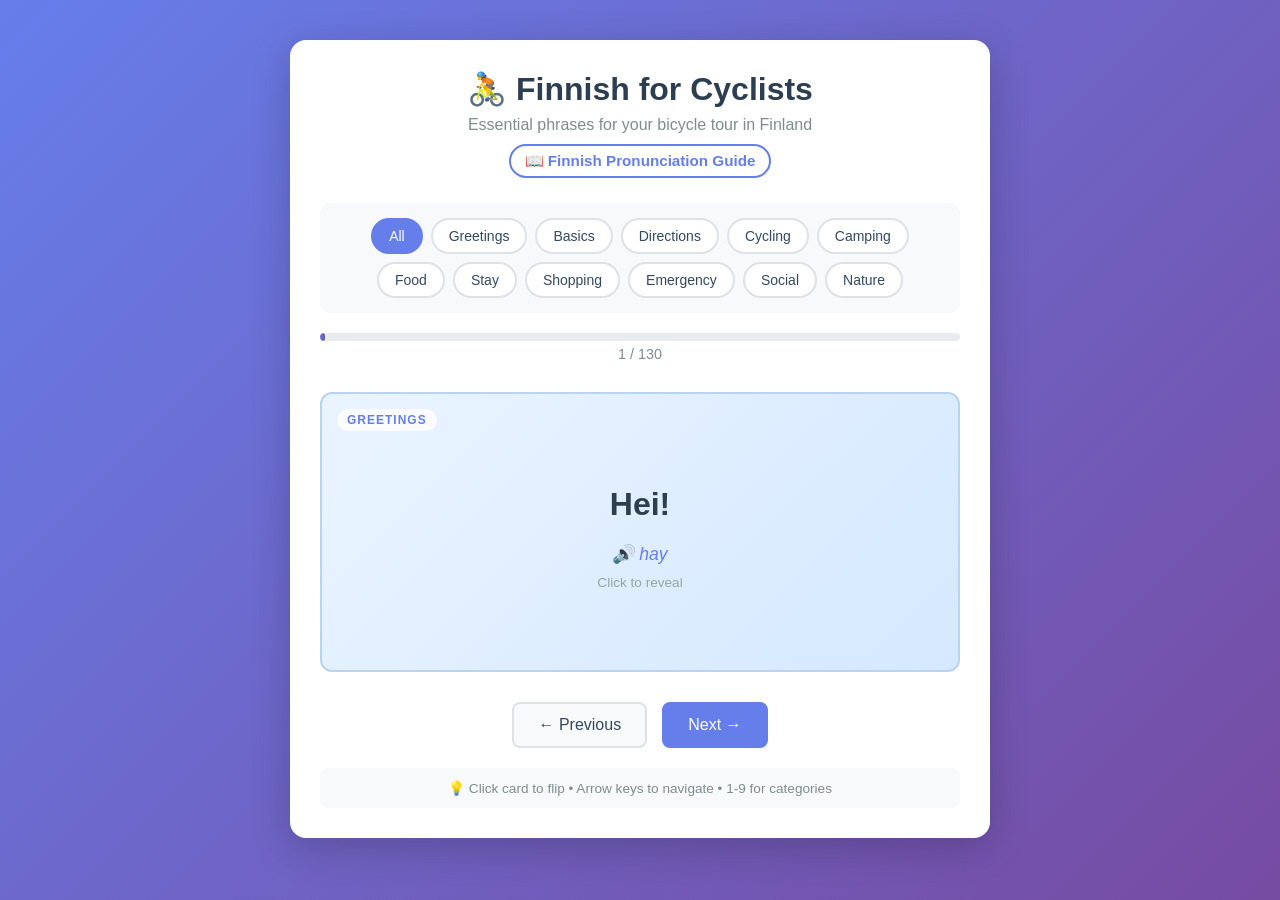
<file: index.html>
<!DOCTYPE html>
<html lang="fi">
<head>
    <meta charset="UTF-8">
    <meta name="viewport" content="width=device-width, initial-scale=1.0">
    <title>Finnish Learning App - Bicycle Touring</title>
    <link rel="stylesheet" href="style.css">
</head>
<body>
    <div class="container">
        <header>
            <h1>🚴 Finnish for Cyclists</h1>
            <p class="subtitle">Essential phrases for your bicycle tour in Finland</p>
            <a href="pronunciation.html" class="pronunciation-link">📖 Finnish Pronunciation Guide</a>
        </header>

        <nav class="category-nav">
            <button class="category-btn active" data-category="all">All</button>
            <button class="category-btn" data-category="greetings">Greetings</button>
            <button class="category-btn" data-category="basics">Basics</button>
            <button class="category-btn" data-category="directions">Directions</button>
            <button class="category-btn" data-category="cycling">Cycling</button>
            <button class="category-btn" data-category="camping">Camping</button>
            <button class="category-btn" data-category="food">Food</button>
            <button class="category-btn" data-category="accommodation">Stay</button>
            <button class="category-btn" data-category="shopping">Shopping</button>
            <button class="category-btn" data-category="emergencies">Emergency</button>
            <button class="category-btn" data-category="social">Social</button>
            <button class="category-btn" data-category="nature">Nature</button>
        </nav>

        <div class="progress-bar">
            <div class="progress-fill" id="progress-fill"></div>
        </div>
        <p class="counter" id="counter">1 / 120</p>

        <div id="flashcard-container">
            <div class="flashcard">
                <div class="flashcard-inner">
                    <div class="flashcard-front">
                        <span class="category-label" id="category-label"></span>
                        <h2 id="finnish-phrase">Loading...</h2>
                        <p class="pronunciation" id="pronunciation"></p>
                        <p class="hint">Click to reveal</p>
                    </div>
                    <div class="flashcard-back">
                        <p id="english-translation">Click to reveal!</p>
                    </div>
                </div>
            </div>
        </div>

        <div class="controls">
            <button id="prev-btn" class="control-btn">← Previous</button>
            <button id="next-btn" class="control-btn primary">Next →</button>
        </div>

        <div class="keyboard-hint">
            <p>💡 Click card to flip • Arrow keys to navigate • 1-9 for categories</p>
        </div>
    </div>

    <script src="data.js"></script>
    <script src="script.js"></script>
</body>
</html>
</file>
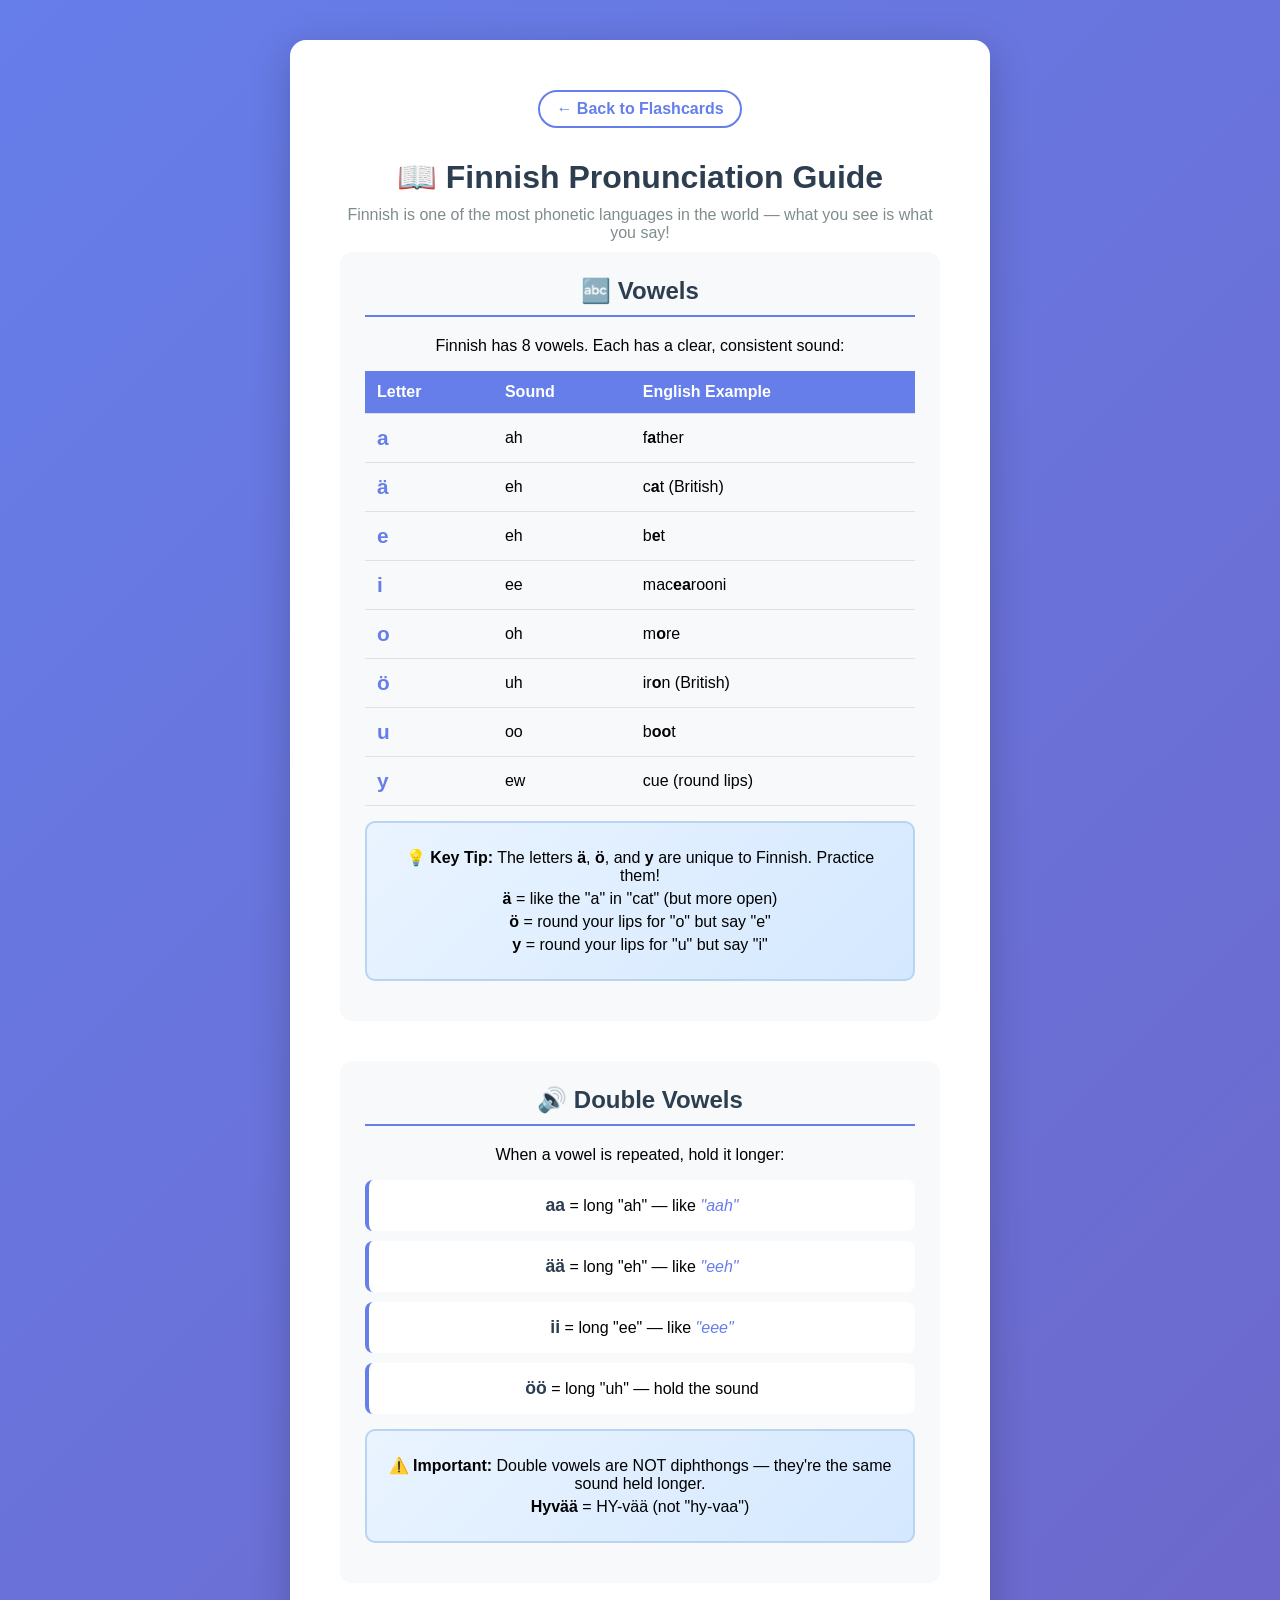
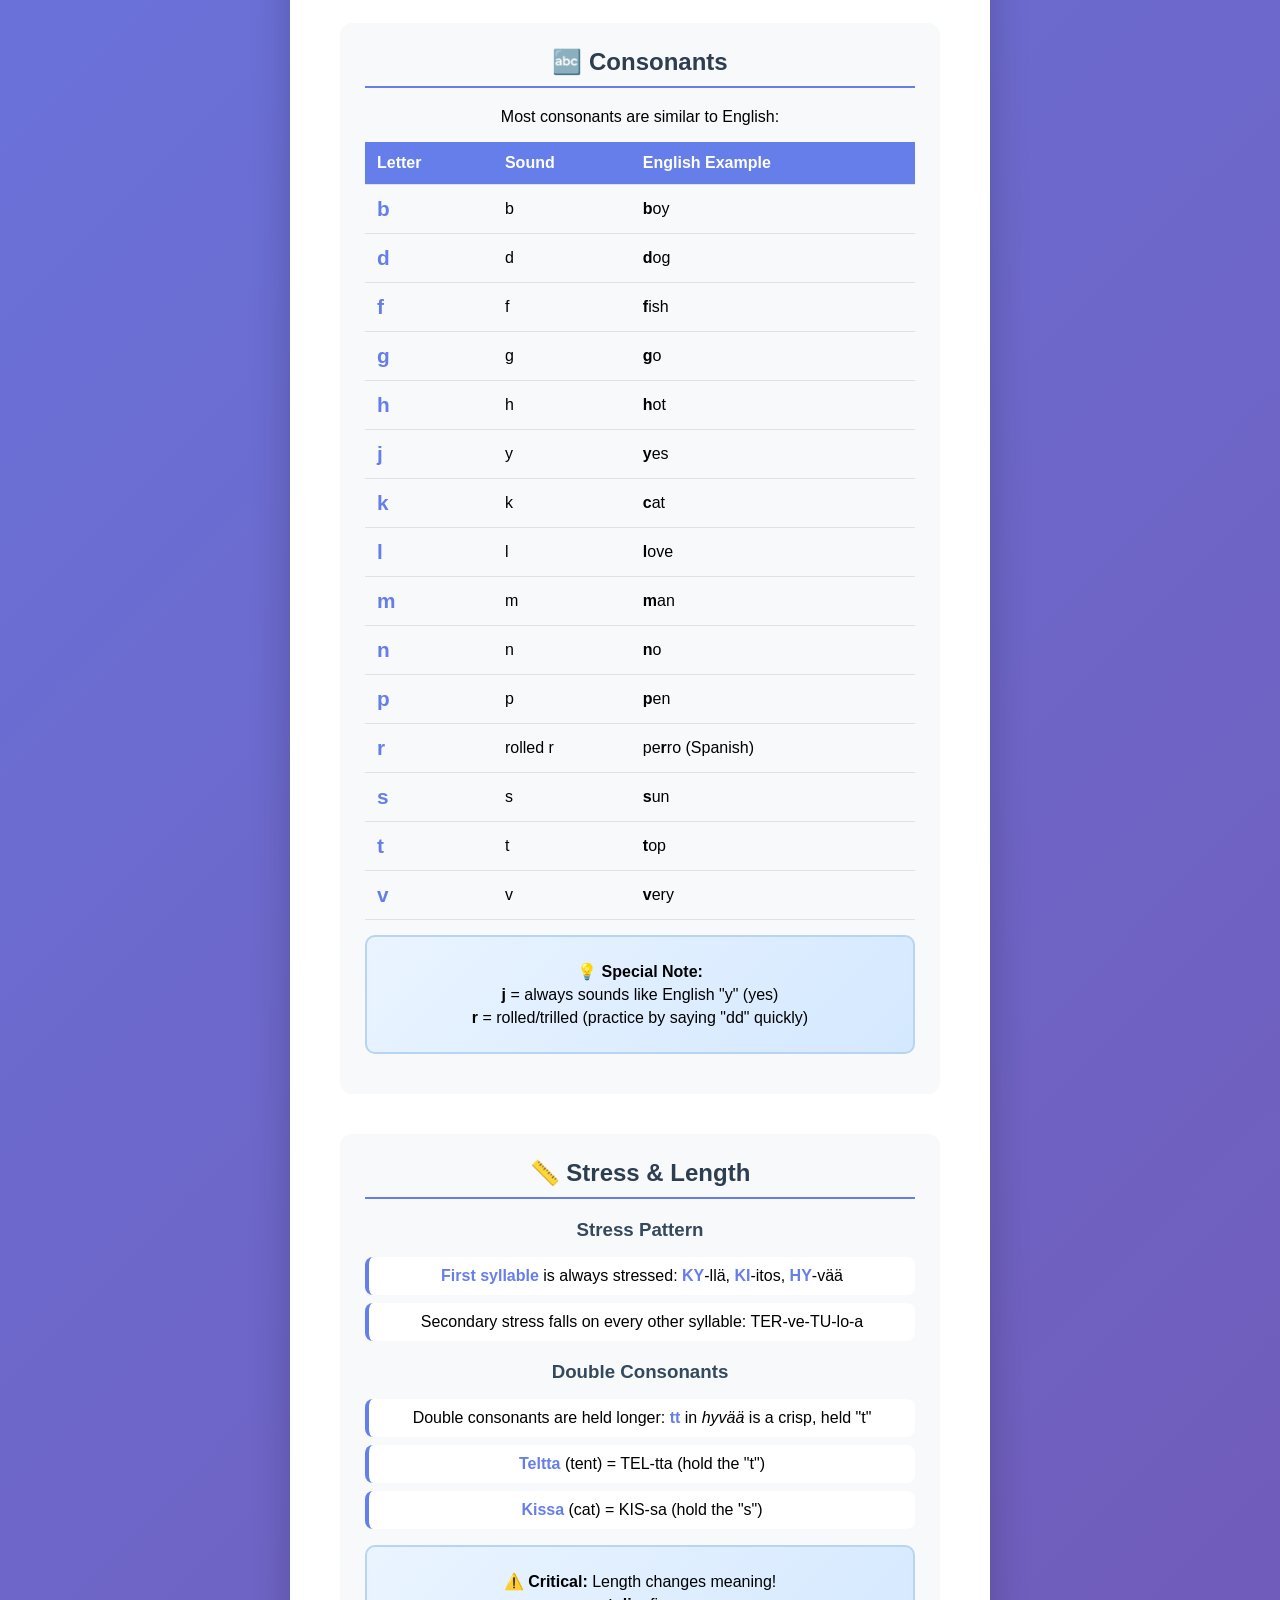
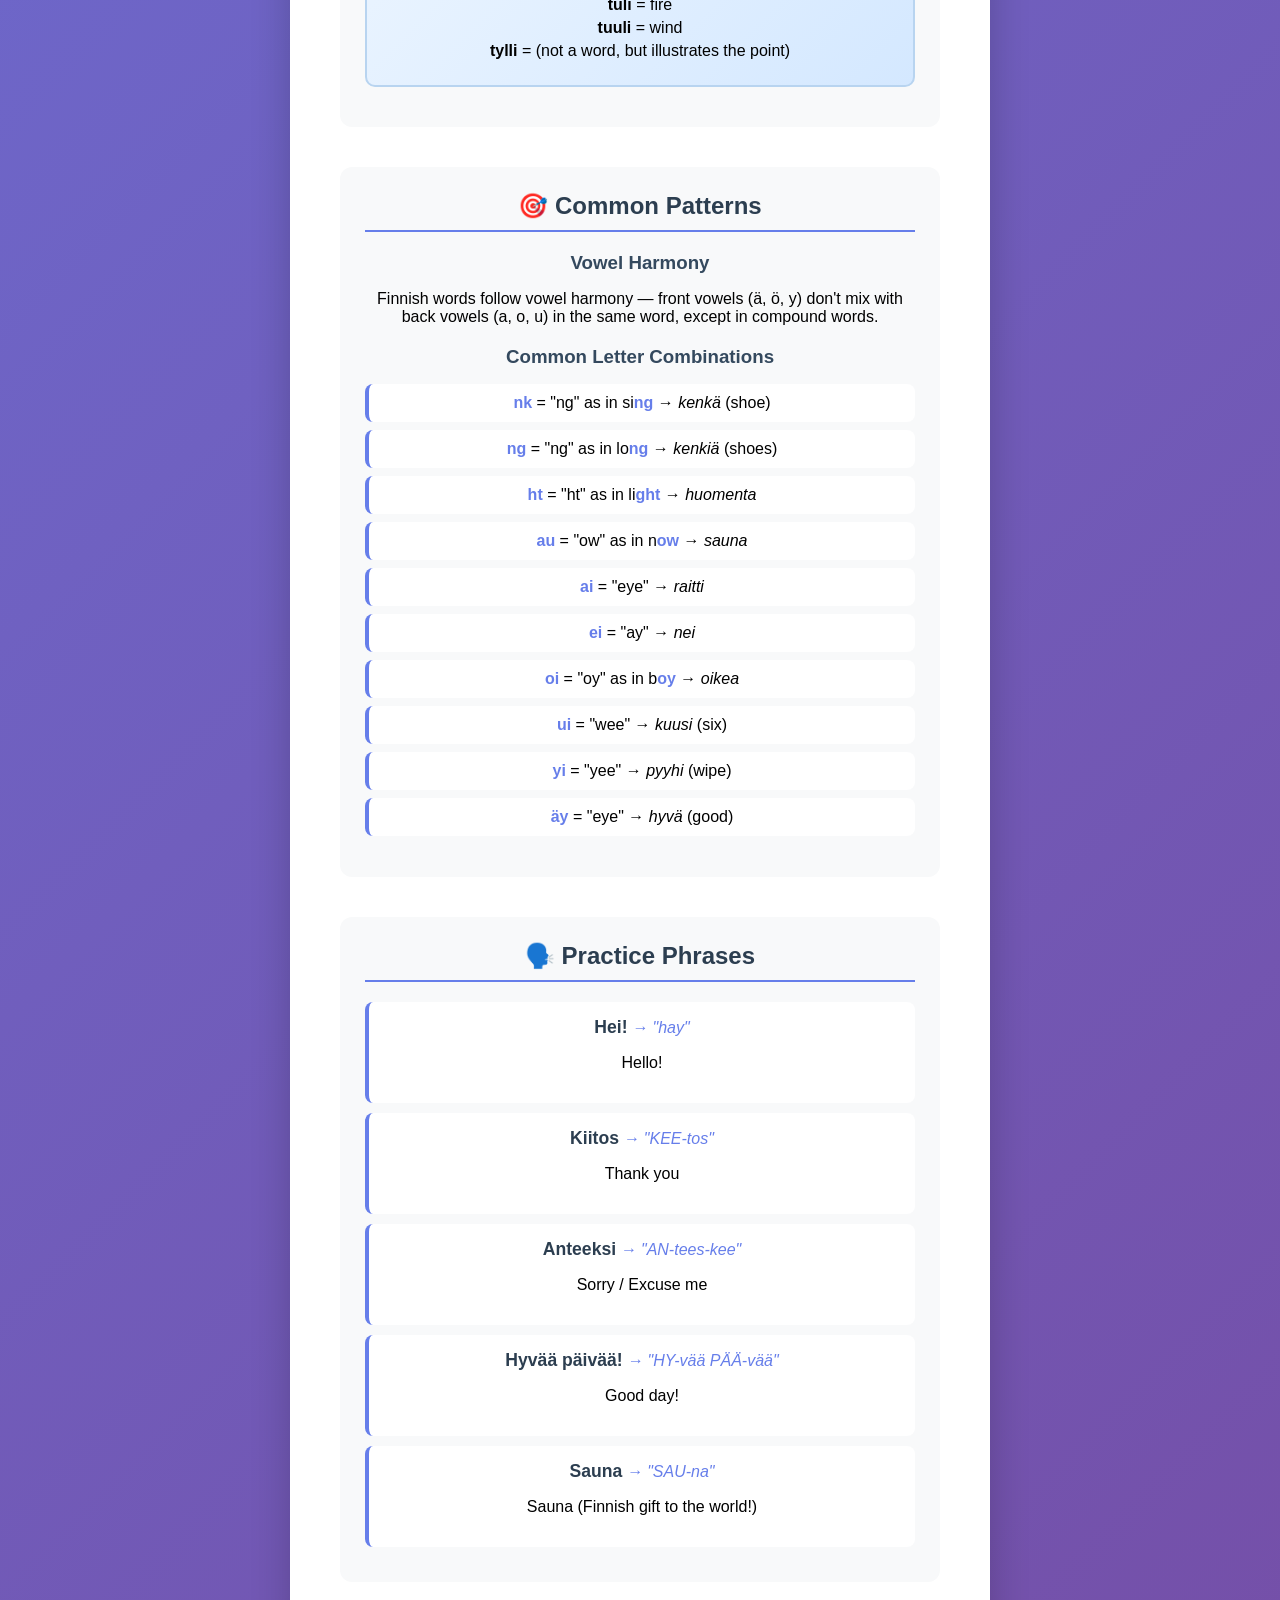
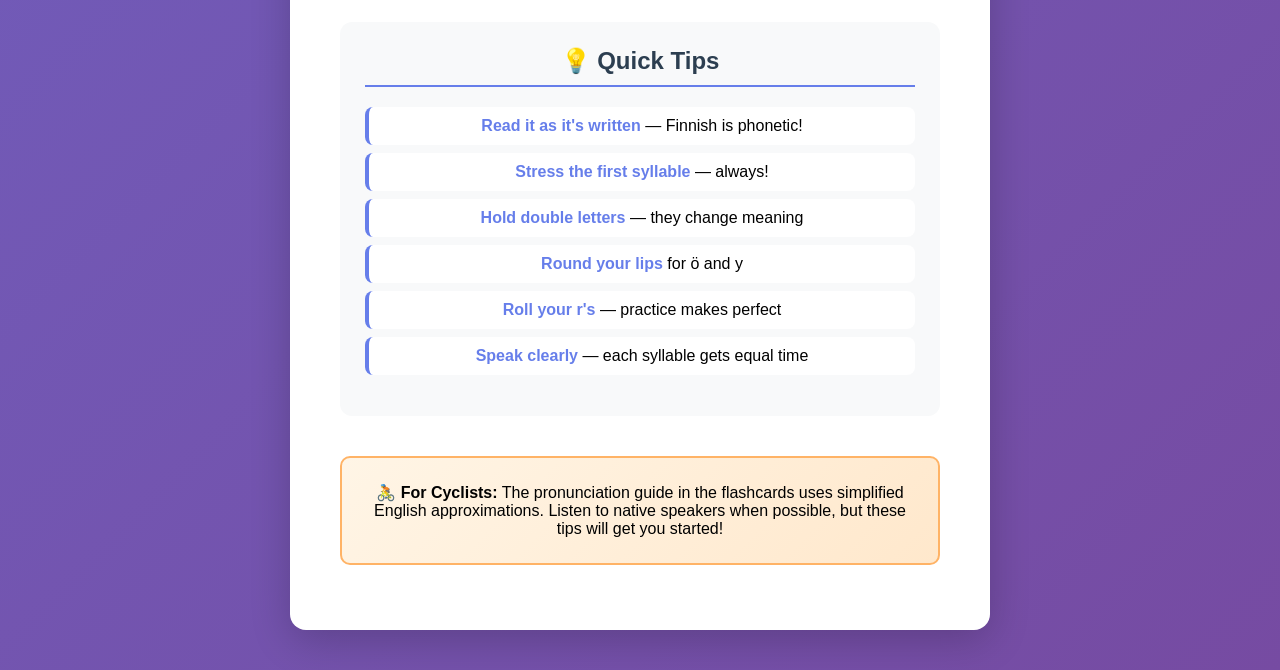
<file: pronunciation.html>
<!DOCTYPE html>
<html lang="fi">
<head>
    <meta charset="UTF-8">
    <meta name="viewport" content="width=device-width, initial-scale=1.0">
    <title>Finnish Pronunciation Guide</title>
    <link rel="stylesheet" href="style.css">
    <style>
        .pronunciation-page {
            max-width: 800px;
            margin: 0 auto;
            padding: 20px;
        }

        .pronunciation-page h1 {
            font-size: 2em;
            margin-bottom: 10px;
        }

        .back-link {
            display: inline-block;
            margin-bottom: 30px;
            color: #667eea;
            text-decoration: none;
            font-weight: 600;
            padding: 8px 16px;
            border: 2px solid #667eea;
            border-radius: 20px;
            transition: all 0.3s ease;
        }

        .back-link:hover {
            background-color: #667eea;
            color: #ffffff;
        }

        .section {
            margin-bottom: 40px;
            padding: 25px;
            background-color: #f8f9fa;
            border-radius: 12px;
        }

        .section h2 {
            color: #2c3e50;
            margin-top: 0;
            font-size: 1.5em;
            border-bottom: 2px solid #667eea;
            padding-bottom: 10px;
        }

        .section h3 {
            color: #34495e;
            margin: 20px 0 10px 0;
        }

        .vowel-table {
            width: 100%;
            border-collapse: collapse;
            margin: 15px 0;
        }

        .vowel-table th,
        .vowel-table td {
            padding: 12px;
            text-align: left;
            border-bottom: 1px solid #dee2e6;
        }

        .vowel-table th {
            background-color: #667eea;
            color: white;
            font-weight: 600;
        }

        .vowel-table tr:hover {
            background-color: #e9ecef;
        }

        .vowel-letter {
            font-size: 1.3em;
            font-weight: 700;
            color: #667eea;
        }

        .example {
            background-color: #ffffff;
            padding: 15px;
            border-radius: 8px;
            margin: 10px 0;
            border-left: 4px solid #667eea;
        }

        .example-word {
            font-weight: 700;
            color: #2c3e50;
            font-size: 1.1em;
        }

        .example-pronunciation {
            color: #667eea;
            font-style: italic;
        }

        .tip-box {
            background: linear-gradient(135deg, #eaf4ff 0%, #d4e8ff 100%);
            padding: 20px;
            border-radius: 10px;
            margin: 15px 0;
            border: 2px solid #b8d4f0;
        }

        .tip-box p {
            margin: 5px 0;
        }

        .rule-list {
            list-style: none;
            padding: 0;
        }

        .rule-list li {
            padding: 10px 15px;
            margin: 8px 0;
            background-color: #ffffff;
            border-radius: 8px;
            border-left: 4px solid #667eea;
        }

        .rule-list li strong {
            color: #667eea;
        }

        @media (max-width: 600px) {
            .pronunciation-page {
                padding: 15px;
            }

            .section {
                padding: 15px;
            }

            .vowel-table th,
            .vowel-table td {
                padding: 8px;
                font-size: 0.9em;
            }
        }
    </style>
</head>
<body>
    <div class="container">
        <div class="pronunciation-page">
            <a href="index.html" class="back-link">← Back to Flashcards</a>

            <h1>📖 Finnish Pronunciation Guide</h1>
            <p class="subtitle">Finnish is one of the most phonetic languages in the world — what you see is what you say!</p>

            <div class="section">
                <h2>🔤 Vowels</h2>
                <p>Finnish has 8 vowels. Each has a clear, consistent sound:</p>

                <table class="vowel-table">
                    <thead>
                        <tr>
                            <th>Letter</th>
                            <th>Sound</th>
                            <th>English Example</th>
                        </tr>
                    </thead>
                    <tbody>
                        <tr>
                            <td class="vowel-letter">a</td>
                            <td>ah</td>
                            <td>f<strong>a</strong>ther</td>
                        </tr>
                        <tr>
                            <td class="vowel-letter">ä</td>
                            <td>eh</td>
                            <td>c<strong>a</strong>t (British)</td>
                        </tr>
                        <tr>
                            <td class="vowel-letter">e</td>
                            <td>eh</td>
                            <td>b<strong>e</strong>t</td>
                        </tr>
                        <tr>
                            <td class="vowel-letter">i</td>
                            <td>ee</td>
                            <td>mac<strong>ea</strong>rooni</td>
                        </tr>
                        <tr>
                            <td class="vowel-letter">o</td>
                            <td>oh</td>
                            <td>m<strong>o</strong>re</td>
                        </tr>
                        <tr>
                            <td class="vowel-letter">ö</td>
                            <td>uh</td>
                            <td>ir<strong>o</strong>n (British)</td>
                        </tr>
                        <tr>
                            <td class="vowel-letter">u</td>
                            <td>oo</td>
                            <td>b<strong>oo</strong>t</td>
                        </tr>
                        <tr>
                            <td class="vowel-letter">y</td>
                            <td>ew</td>
                            <td>cue (round lips)</td>
                        </tr>
                    </tbody>
                </table>

                <div class="tip-box">
                    <p><strong>💡 Key Tip:</strong> The letters <strong>ä</strong>, <strong>ö</strong>, and <strong>y</strong> are unique to Finnish. Practice them!</p>
                    <p><strong>ä</strong> = like the "a" in "cat" (but more open)</p>
                    <p><strong>ö</strong> = round your lips for "o" but say "e"</p>
                    <p><strong>y</strong> = round your lips for "u" but say "i"</p>
                </div>
            </div>

            <div class="section">
                <h2>🔊 Double Vowels</h2>
                <p>When a vowel is repeated, hold it longer:</p>

                <div class="example">
                    <span class="example-word">aa</span> = long "ah" — like <span class="example-pronunciation">"aah"</span>
                </div>
                <div class="example">
                    <span class="example-word">ää</span> = long "eh" — like <span class="example-pronunciation">"eeh"</span>
                </div>
                <div class="example">
                    <span class="example-word">ii</span> = long "ee" — like <span class="example-pronunciation">"eee"</span>
                </div>
                <div class="example">
                    <span class="example-word">öö</span> = long "uh" — hold the sound
                </div>

                <div class="tip-box">
                    <p><strong>⚠️ Important:</strong> Double vowels are NOT diphthongs — they're the same sound held longer.</p>
                    <p><strong>Hyvää</strong> = HY-vää (not "hy-vaa")</p>
                </div>
            </div>

            <div class="section">
                <h2>🔤 Consonants</h2>
                <p>Most consonants are similar to English:</p>

                <table class="vowel-table">
                    <thead>
                        <tr>
                            <th>Letter</th>
                            <th>Sound</th>
                            <th>English Example</th>
                        </tr>
                    </thead>
                    <tbody>
                        <tr>
                            <td class="vowel-letter">b</td>
                            <td>b</td>
                            <td><strong>b</strong>oy</td>
                        </tr>
                        <tr>
                            <td class="vowel-letter">d</td>
                            <td>d</td>
                            <td><strong>d</strong>og</td>
                        </tr>
                        <tr>
                            <td class="vowel-letter">f</td>
                            <td>f</td>
                            <td><strong>f</strong>ish</td>
                        </tr>
                        <tr>
                            <td class="vowel-letter">g</td>
                            <td>g</td>
                            <td><strong>g</strong>o</td>
                        </tr>
                        <tr>
                            <td class="vowel-letter">h</td>
                            <td>h</td>
                            <td><strong>h</strong>ot</td>
                        </tr>
                        <tr>
                            <td class="vowel-letter">j</td>
                            <td>y</td>
                            <td><strong>y</strong>es</td>
                        </tr>
                        <tr>
                            <td class="vowel-letter">k</td>
                            <td>k</td>
                            <td><strong>c</strong>at</td>
                        </tr>
                        <tr>
                            <td class="vowel-letter">l</td>
                            <td>l</td>
                            <td><strong>l</strong>ove</td>
                        </tr>
                        <tr>
                            <td class="vowel-letter">m</td>
                            <td>m</td>
                            <td><strong>m</strong>an</td>
                        </tr>
                        <tr>
                            <td class="vowel-letter">n</td>
                            <td>n</td>
                            <td><strong>n</strong>o</td>
                        </tr>
                        <tr>
                            <td class="vowel-letter">p</td>
                            <td>p</td>
                            <td><strong>p</strong>en</td>
                        </tr>
                        <tr>
                            <td class="vowel-letter">r</td>
                            <td>rolled r</td>
                            <td>pe<strong>r</strong>ro (Spanish)</td>
                        </tr>
                        <tr>
                            <td class="vowel-letter">s</td>
                            <td>s</td>
                            <td><strong>s</strong>un</td>
                        </tr>
                        <tr>
                            <td class="vowel-letter">t</td>
                            <td>t</td>
                            <td><strong>t</strong>op</td>
                        </tr>
                        <tr>
                            <td class="vowel-letter">v</td>
                            <td>v</td>
                            <td><strong>v</strong>ery</td>
                        </tr>
                    </tbody>
                </table>

                <div class="tip-box">
                    <p><strong>💡 Special Note:</strong></p>
                    <p><strong>j</strong> = always sounds like English "y" (yes)</p>
                    <p><strong>r</strong> = rolled/trilled (practice by saying "dd" quickly)</p>
                </div>
            </div>

            <div class="section">
                <h2>📏 Stress & Length</h2>

                <h3>Stress Pattern</h3>
                <ul class="rule-list">
                    <li><strong>First syllable</strong> is always stressed: <strong>KY</strong>-llä, <strong>KI</strong>-itos, <strong>HY</strong>-vää</li>
                    <li>Secondary stress falls on every other syllable: TER-ve-TU-lo-a</li>
                </ul>

                <h3>Double Consonants</h3>
                <ul class="rule-list">
                    <li>Double consonants are held longer: <strong>tt</strong> in <em>hyvää</em> is a crisp, held "t"</li>
                    <li><strong>Teltta</strong> (tent) = TEL-tta (hold the "t")</li>
                    <li><strong>Kissa</strong> (cat) = KIS-sa (hold the "s")</li>
                </ul>

                <div class="tip-box">
                    <p><strong>⚠️ Critical:</strong> Length changes meaning!</p>
                    <p><strong>tuli</strong> = fire</p>
                    <p><strong>tuuli</strong> = wind</p>
                    <p><strong>tylli</strong> = (not a word, but illustrates the point)</p>
                </div>
            </div>

            <div class="section">
                <h2>🎯 Common Patterns</h2>

                <h3>Vowel Harmony</h3>
                <p>Finnish words follow vowel harmony — front vowels (ä, ö, y) don't mix with back vowels (a, o, u) in the same word, except in compound words.</p>

                <h3>Common Letter Combinations</h3>
                <ul class="rule-list">
                    <li><strong>nk</strong> = "ng" as in si<strong>ng</strong> → <em>kenkä</em> (shoe)</li>
                    <li><strong>ng</strong> = "ng" as in lo<strong>ng</strong> → <em>kenkiä</em> (shoes)</li>
                    <li><strong>ht</strong> = "ht" as in li<strong>ght</strong> → <em>huomenta</em></li>
                    <li><strong>au</strong> = "ow" as in n<strong>ow</strong> → <em>sauna</em></li>
                    <li><strong>ai</strong> = "eye" → <em>raitti</em></li>
                    <li><strong>ei</strong> = "ay" → <em>nei</em></li>
                    <li><strong>oi</strong> = "oy" as in b<strong>oy</strong> → <em>oikea</em></li>
                    <li><strong>ui</strong> = "wee" → <em>kuusi</em> (six)</li>
                    <li><strong>yi</strong> = "yee" → <em>pyyhi</em> (wipe)</li>
                    <li><strong>äy</strong> = "eye" → <em>hyvä</em> (good)</li>
                </ul>
            </div>

            <div class="section">
                <h2>🗣️ Practice Phrases</h2>

                <div class="example">
                    <span class="example-word">Hei!</span>
                    <span class="example-pronunciation">→ "hay"</span>
                    <p>Hello!</p>
                </div>

                <div class="example">
                    <span class="example-word">Kiitos</span>
                    <span class="example-pronunciation">→ "KEE-tos"</span>
                    <p>Thank you</p>
                </div>

                <div class="example">
                    <span class="example-word">Anteeksi</span>
                    <span class="example-pronunciation">→ "AN-tees-kee"</span>
                    <p>Sorry / Excuse me</p>
                </div>

                <div class="example">
                    <span class="example-word">Hyvää päivää!</span>
                    <span class="example-pronunciation">→ "HY-vää PÄÄ-vää"</span>
                    <p>Good day!</p>
                </div>

                <div class="example">
                    <span class="example-word">Sauna</span>
                    <span class="example-pronunciation">→ "SAU-na"</span>
                    <p>Sauna (Finnish gift to the world!)</p>
                </div>
            </div>

            <div class="section">
                <h2>💡 Quick Tips</h2>
                <ul class="rule-list">
                    <li><strong>Read it as it's written</strong> — Finnish is phonetic!</li>
                    <li><strong>Stress the first syllable</strong> — always!</li>
                    <li><strong>Hold double letters</strong> — they change meaning</li>
                    <li><strong>Round your lips</strong> for ö and y</li>
                    <li><strong>Roll your r's</strong> — practice makes perfect</li>
                    <li><strong>Speak clearly</strong> — each syllable gets equal time</li>
                </ul>
            </div>

            <div class="tip-box" style="background: linear-gradient(135deg, #fff5e6 0%, #ffe8cc 100%); border-color: #ffb366;">
                <p><strong>🚴 For Cyclists:</strong> The pronunciation guide in the flashcards uses simplified English approximations. Listen to native speakers when possible, but these tips will get you started!</p>
            </div>
        </div>
    </div>
</body>
</html>
</file>
<file: style.css>
* {
    box-sizing: border-box;
}

body {
    font-family: 'Segoe UI', Tahoma, Geneva, Verdana, sans-serif;
    background: linear-gradient(135deg, #667eea 0%, #764ba2 100%);
    min-height: 100vh;
    margin: 0;
    padding: 20px;
    display: flex;
    justify-content: center;
    align-items: flex-start;
}

.container {
    background-color: #ffffff;
    padding: 30px;
    border-radius: 16px;
    box-shadow: 0 10px 40px rgba(0, 0, 0, 0.2);
    text-align: center;
    max-width: 700px;
    width: 100%;
    margin: 20px auto;
}

header {
    margin-bottom: 25px;
}

h1 {
    color: #2c3e50;
    margin: 0 0 8px 0;
    font-size: 2em;
}

.subtitle {
    color: #7f8c8d;
    margin: 0 0 10px 0;
    font-size: 1em;
}

.pronunciation-link {
    display: inline-block;
    color: #667eea;
    text-decoration: none;
    font-size: 0.95em;
    font-weight: 600;
    padding: 6px 14px;
    border: 2px solid #667eea;
    border-radius: 20px;
    transition: all 0.3s ease;
}

.pronunciation-link:hover {
    background-color: #667eea;
    color: #ffffff;
}

/* Category Navigation */
.category-nav {
    display: flex;
    flex-wrap: wrap;
    gap: 8px;
    justify-content: center;
    margin-bottom: 20px;
    padding: 15px;
    background-color: #f8f9fa;
    border-radius: 10px;
}

.category-btn {
    padding: 8px 16px;
    font-size: 14px;
    background-color: #ffffff;
    color: #34495e;
    border: 2px solid #dee2e6;
    border-radius: 20px;
    cursor: pointer;
    transition: all 0.3s ease;
    font-weight: 500;
}

.category-btn:hover {
    background-color: #e9ecef;
    border-color: #adb5bd;
}

.category-btn.active {
    background-color: #667eea;
    color: #ffffff;
    border-color: #667eea;
}

/* Progress Bar */
.progress-bar {
    width: 100%;
    height: 8px;
    background-color: #e9ecef;
    border-radius: 4px;
    margin: 15px 0 5px 0;
    overflow: hidden;
}

.progress-fill {
    height: 100%;
    background: linear-gradient(90deg, #667eea, #764ba2);
    border-radius: 4px;
    transition: width 0.3s ease;
    width: 0%;
}

.counter {
    color: #7f8c8d;
    font-size: 0.9em;
    margin: 5px 0 20px 0;
}

/* Flashcard */
#flashcard-container {
    margin: 30px 0;
    perspective: 1000px;
}

.flashcard {
    width: 100%;
    height: 280px;
    position: relative;
    transform-style: preserve-3d;
    transition: transform 0.6s;
    cursor: pointer;
}

.flashcard.flipped {
    transform: rotateY(180deg);
}

.flashcard-inner {
    position: relative;
    width: 100%;
    height: 100%;
    transform-style: preserve-3d;
}

.flashcard-front, .flashcard-back {
    position: absolute;
    width: 100%;
    height: 100%;
    backface-visibility: hidden;
    display: flex;
    flex-direction: column;
    justify-content: center;
    align-items: center;
    border-radius: 12px;
    padding: 30px;
    box-sizing: border-box;
}

.flashcard-front {
    background: linear-gradient(135deg, #eaf4ff 0%, #d4e8ff 100%);
    color: #2c3e50;
    border: 2px solid #b8d4f0;
}

.flashcard-back {
    background: linear-gradient(135deg, #fff5e6 0%, #ffe8cc 100%);
    color: #d35400;
    transform: rotateY(180deg);
    border: 2px solid #ffb366;
}

.category-label {
    position: absolute;
    top: 15px;
    left: 15px;
    font-size: 0.75em;
    text-transform: uppercase;
    letter-spacing: 1px;
    color: #667eea;
    background-color: rgba(255, 255, 255, 0.8);
    padding: 4px 10px;
    border-radius: 12px;
    font-weight: 600;
}

#finnish-phrase {
    font-size: 2em;
    margin: 10px 0;
    font-weight: 700;
    line-height: 1.3;
}

.pronunciation {
    font-size: 1.1em;
    color: #667eea;
    font-style: italic;
    margin: 8px 0 0 0;
    font-weight: 500;
}

.hint {
    font-size: 0.85em;
    color: #95a5a6;
    margin: 10px 0 0 0;
}

#english-translation {
    font-size: 1.6em;
    font-weight: 600;
    line-height: 1.4;
}

/* Controls */
.controls {
    display: flex;
    gap: 15px;
    justify-content: center;
    margin-top: 25px;
}

.control-btn {
    padding: 12px 24px;
    font-size: 16px;
    background-color: #f8f9fa;
    color: #34495e;
    border: 2px solid #dee2e6;
    border-radius: 8px;
    cursor: pointer;
    transition: all 0.3s ease;
    font-weight: 500;
}

.control-btn:hover {
    background-color: #e9ecef;
    border-color: #adb5bd;
}

.control-btn.primary {
    background-color: #667eea;
    color: #ffffff;
    border-color: #667eea;
}

.control-btn.primary:hover {
    background-color: #5568d8;
    border-color: #5568d8;
}

/* Keyboard Hint */
.keyboard-hint {
    margin-top: 20px;
    padding: 12px;
    background-color: #f8f9fa;
    border-radius: 8px;
}

.keyboard-hint p {
    margin: 0;
    color: #7f8c8d;
    font-size: 0.85em;
}

/* Responsive Design */
@media (max-width: 600px) {
    .container {
        padding: 20px;
    }

    h1 {
        font-size: 1.5em;
    }

    .category-nav {
        gap: 6px;
        padding: 10px;
    }

    .category-btn {
        padding: 6px 12px;
        font-size: 12px;
    }

    #finnish-phrase {
        font-size: 1.5em;
    }

    #english-translation {
        font-size: 1.3em;
    }

    .controls {
        flex-direction: column;
    }

    .control-btn {
        width: 100%;
    }
}
</file>
